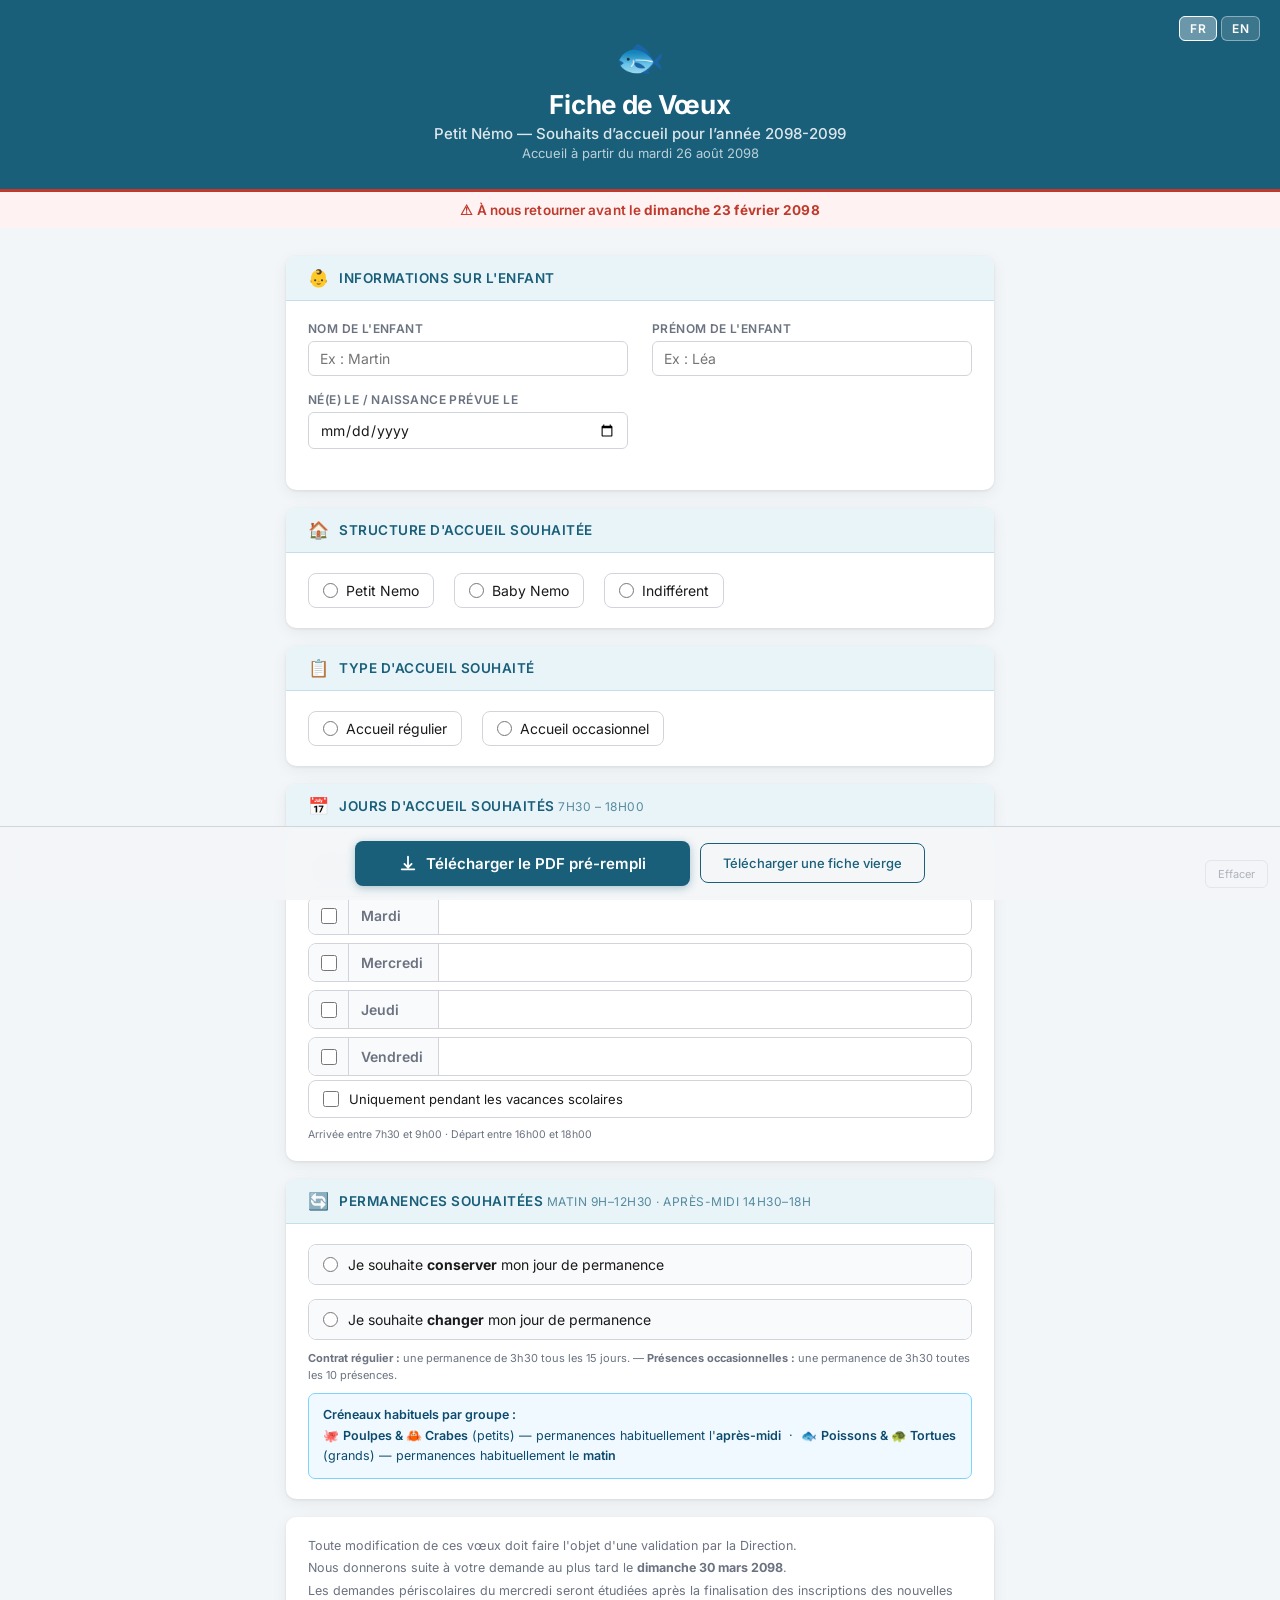
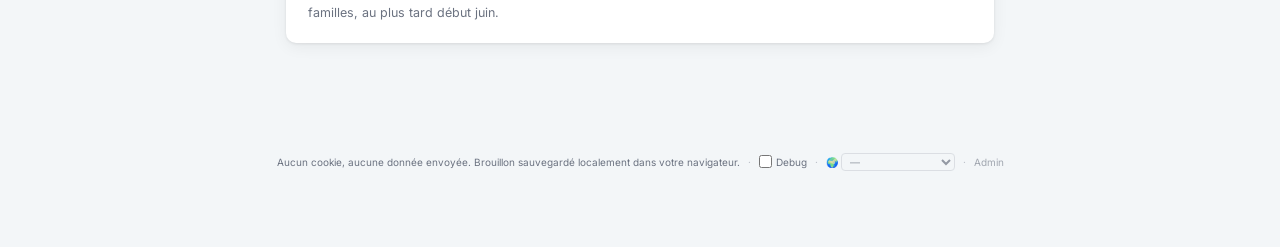
<file: index.html>
<!DOCTYPE html>
<html lang="fr">
<head>
<meta charset="UTF-8">
<meta name="viewport" content="width=device-width, initial-scale=1.0">
<title>Fiche de Vœux – Petit Némo 2026-2027</title>
<link rel="icon" href="data:image/svg+xml,<svg xmlns='http://www.w3.org/2000/svg' viewBox='0 0 100 100'><text y='.9em' font-size='90'>🐟</text></svg>">
<script src="vendor/jspdf.umd.min.js"></script>
<script src="vendor/pdf.min.js"></script>
<script src="vendor/qrious.min.js"></script>
<script src="nemo-codec.js"></script>
<link rel="stylesheet" href="index.css">
</head>
<body>

<!-- ── Banner ── -->
<header class="banner">
  <div class="lang-toggle" role="group" aria-label="Language">
    <button class="lang-btn active" id="btnFR" aria-pressed="true"  onclick="setLang('fr')">FR</button>
    <button class="lang-btn"        id="btnEN" aria-pressed="false" onclick="setLang('en')">EN</button>
  </div>
  <span class="fish" aria-hidden="true">🐟</span>
  <h1 data-i18n="title">Fiche de Vœux</h1>
  <h2 data-i18n="subtitle">Petit Némo &mdash; Souhaits d'accueil pour l'année 2026&ndash;2027</h2>
  <p data-i18n="since">Accueil à partir du 26 août 2026</p>
</header>
<div class="deadline-bar" role="note">
  <span aria-hidden="true">⚠&nbsp;</span><span data-i18n="deadline">À nous retourner avant le <strong>23 Février 2026</strong></span>
</div>

<div class="form-body">

  <div id="draftBanner" class="draft-banner" role="status" aria-live="polite" hidden>
    <span data-i18n="draft_restored">✓ Brouillon restauré</span>
    <button type="button" onclick="dismissDraftBanner()" data-i18n="draft_dismiss">OK</button>
    <button type="button" onclick="clearForm()" class="draft-clear" data-i18n="draft_clear">Effacer</button>
  </div>

  <!-- ── Enfant ── -->
  <div class="card">
    <div class="card-header">
      <span class="icon" aria-hidden="true">👶</span>
      <h3 data-i18n="card_child">Informations sur l'enfant</h3>
    </div>
    <div class="card-body">
      <div class="field-grid">
        <div class="field">
          <label for="childLastName" data-i18n="label_lastname">Nom de l'enfant</label>
          <input type="text" id="childLastName" data-i18n-ph="ph_lastname" placeholder="Ex : Martin">
        </div>
        <div class="field">
          <label for="childFirstName" data-i18n="label_firstname">Prénom de l'enfant</label>
          <input type="text" id="childFirstName" data-i18n-ph="ph_firstname" placeholder="Ex : Léa">
        </div>
        <div class="field">
          <label for="childDate" id="childDateLabel">Né(e) le / Naissance prévue le</label>
          <input type="date" id="childDate" aria-describedby="childDateHint">
          <span id="childDateHint" class="child-date-hint" aria-live="polite"></span>
        </div>
      </div>
    </div>
  </div>

  <!-- ── Structure ── -->
  <div class="card">
    <div class="card-header">
      <span class="icon" aria-hidden="true">🏠</span>
      <h3 data-i18n="card_structure">Structure d'accueil souhaitée</h3>
    </div>
    <div class="card-body">
      <div class="radio-group row" id="structureGroup">
        <label class="radio-pill"><input type="radio" name="structure" value="petit_nemo"> <span data-i18n="opt_petit_nemo">Petit Nemo</span></label>
        <label class="radio-pill"><input type="radio" name="structure" value="baby_nemo"> <span data-i18n="opt_baby_nemo">Baby Nemo</span></label>
        <label class="radio-pill"><input type="radio" name="structure" value="indifferent"> <span data-i18n="opt_indifferent">Indifférent</span></label>
      </div>
    </div>
  </div>

  <!-- ── Type ── -->
  <div class="card">
    <div class="card-header">
      <span class="icon" aria-hidden="true">📋</span>
      <h3 data-i18n="card_type">Type d'accueil souhaité</h3>
    </div>
    <div class="card-body">
      <div class="radio-group row" id="typeGroup">
        <label class="radio-pill"><input type="radio" name="typeAccueil" value="regulier"> <span data-i18n="opt_regulier">Accueil régulier</span></label>
        <label class="radio-pill"><input type="radio" name="typeAccueil" value="occasionnel"> <span data-i18n="opt_occasionnel">Accueil occasionnel</span></label>
      </div>
    </div>
  </div>

  <!-- ── Jours ── -->
  <div class="card">
    <div class="card-header">
      <span class="icon" aria-hidden="true">📅</span>
      <h3><span data-i18n="card_days">Jours d'accueil souhaités</span> <span class="card-sub-label" data-i18n="card_days_sub">(7h30 – 18h00)</span></h3>
    </div>
    <div class="card-body">
      <div class="days-grid" id="daysGrid"><!-- JS --></div>
      <label class="vac-label" id="vacLabel">
        <input type="checkbox" id="vacScolaires">
        <span data-i18n="vac">Uniquement pendant les vacances scolaires</span>
      </label>
      <div class="days-footnote" data-i18n="days_footnote">Arrivée entre 7h30 et 9h00 · Départ entre 16h00 et 18h00</div>
    </div>
  </div>

  <!-- ── Permanences ── -->
  <div class="card">
    <div class="card-header">
      <span class="icon" aria-hidden="true">🔄</span>
      <h3><span data-i18n="card_perm">Permanences souhaitées</span> <span class="card-sub-label" data-i18n="card_perm_sub">matin 9h–12h30 · après-midi 14h30–18h</span></h3>
    </div>
    <div class="card-body">
      <div class="perm-options">

        <!-- Keep -->
        <div class="perm-opt" id="permKeepOpt">
          <label class="perm-opt-header">
            <input type="radio" name="permanence" id="permKeep" value="keep" onclick="selectPerm('keep')">
            <span data-i18n="perm_keep_label">Je souhaite <strong>conserver</strong> mon jour de permanence</span>
          </label>
          <div class="perm-opt-body">
            <div class="perm-hint" data-i18n="perm_keep_hint">Sélectionner votre créneau actuel :</div>
            <div class="perm-change-grid" id="permKeepGrid"><!-- JS --></div>
          </div>
        </div>

        <!-- Change -->
        <div class="perm-opt" id="permChangeOpt">
          <label class="perm-opt-header">
            <input type="radio" name="permanence" id="permChange" value="change" onclick="selectPerm('change')">
            <span data-i18n="perm_change_label">Je souhaite <strong>changer</strong> mon jour de permanence</span>
          </label>
          <div class="perm-opt-body">
            <div class="perm-hint" data-i18n="perm_change_hint">Préciser par ordre de préférence (1 = préféré, 10 = moins souhaité) :</div>
            <div class="perm-change-grid" id="permChangeGrid"><!-- JS --></div>
          </div>
        </div>

      </div>

      <div class="perm-notes">
        <strong data-i18n="note_reg">Contrat régulier :</strong> <span data-i18n="note_reg_val">une permanence de 3h30 tous les 15 jours.</span>
        &mdash;
        <strong data-i18n="note_occ">Présences occasionnelles :</strong> <span data-i18n="note_occ_val">une permanence de 3h30 toutes les 10 présences.</span>
      </div>

      <div class="note note-groups" style="margin-top:10px; background:#f0f9ff; border-color:#7dd3fc; color:#0c4a6e;">
        <strong data-i18n="note_groups_title">Créneaux habituels par groupe :</strong><br>
        <span data-i18n="note_groups_body">🐙 <strong>Poulpes &amp; 🦀 Crabes</strong> (petits) — permanences habituellement l'<strong>après-midi</strong> &nbsp;·&nbsp; 🐟 <strong>Poissons &amp; 🐢 Tortues</strong> (grands) — permanences habituellement le <strong>matin</strong></span>
      </div>
    </div>
  </div>

  <!-- ── Footer notes ── -->
  <div class="footer-card">
    <span data-i18n="footer1">Toute modification de ces vœux doit faire l'objet d'une validation par la Direction.</span><br>
    <span data-i18n="footer2">Nous donnerons suite à votre demande au plus tard le <strong>Lundi 30 Mars 2026</strong>.</span><br>
    <span data-i18n="footer3">Les demandes périscolaires du mercredi seront étudiées après la finalisation des inscriptions des nouvelles familles, au plus tard début juin.</span>
  </div>

  <!-- ── QR Preview (debug only) ── -->
  <div class="card qr-card" id="qrCard" hidden>
    <div class="card-header">
      <span class="icon" aria-hidden="true">📱</span>
      <h3>QR Code</h3>
    </div>
    <div class="card-body qr-card-body">
      <canvas id="qrPreview" class="qr-canvas" width="120" height="120" role="img" aria-label="QR code"></canvas>
      <div class="qr-side">
        <div class="qr-desc">QR code et code texte inclus dans le PDF.</div>
        <div class="qr-code-label">CODE D'IMPORT</div>
        <div id="importCode" class="qr-code-box" aria-label="Code d'import actuel"></div>
        <div class="qr-import-row">
          <label for="codeInput" class="visually-hidden">Coller un code N1</label>
          <input type="text" id="codeInput" class="qr-code-input" placeholder="Coller un code N1... ici">
          <button type="button" onclick="importFromCode()" class="qr-import-btn">Importer</button>
        </div>
      </div>
    </div>
  </div>

</div><!-- /form-body -->

<!-- ── Sticky download bar ── -->
<div class="sticky-bar">
  <button class="btn-download" onclick="generatePDF()">
    <svg viewBox="0 0 20 20"><path d="M10 2a1 1 0 011 1v9.586l2.293-2.293a1 1 0 111.414 1.414l-4 4a1 1 0 01-1.414 0l-4-4a1 1 0 111.414-1.414L9 12.586V3a1 1 0 011-1zM3 16a1 1 0 100 2h14a1 1 0 100-2H3z"/></svg>
    <span class="btn-download-label">Télécharger le PDF pré-rempli</span>
  </button>
  <button class="btn-download-blank" onclick="generatePDF({ blank: true })">
    <span class="btn-download-blank-label">Télécharger une fiche vierge</span>
  </button>
</div>

<div class="page-footer">
  <span data-i18n="no_cookie">Aucun cookie, aucune donnée envoyée. Brouillon sauvegardé localement dans votre navigateur.</span>
  <span class="footer-sep">·</span>
  <label class="footer-debug">
    <input type="checkbox" id="debugToggle" onchange="toggleDebug()">
    <span data-i18n="debug">Debug</span>
  </label>
  <span class="footer-sep">·</span>
  <label class="footer-lang-wrap">
    <span aria-hidden="true">🌍</span>
    <span class="visually-hidden" data-i18n="more_lang">Plus de langues</span>
    <select class="footer-lang" onchange="pickFooterLang(this)" aria-label="Plus de langues">
      <option value="">—</option>
      <option value="es">🇪🇸 Español</option>
      <option value="de">🇩🇪 Deutsch</option>
      <option value="it">🇮🇹 Italiano</option>
      <option value="pr">🏴‍☠️ Pirate français</option>
    </select>
  </label>
  <span class="footer-sep">·</span>
  <a href="admin.html" class="footer-admin">Admin</a>
</div>

<button type="button" class="btn-clear-fixed" onclick="clearForm()" data-i18n="draft_clear">Effacer</button>

<!-- ── Drop overlay ── -->
<div id="dropOverlay" class="drop-overlay" aria-hidden="true">
  <div class="drop-overlay-content">
    <svg viewBox="0 0 24 24" width="48" height="48" fill="none" stroke="currentColor" stroke-width="1.5" aria-hidden="true"><path d="M12 16V4m0 0L8 8m4-4l4 4M4 17v2a1 1 0 001 1h14a1 1 0 001-1v-2"/></svg>
    <span data-i18n="drop_hint">Glisser un PDF pour pré-remplir le formulaire</span>
  </div>
</div>

<script src="index.js"></script>
</body>
</html>
</file>
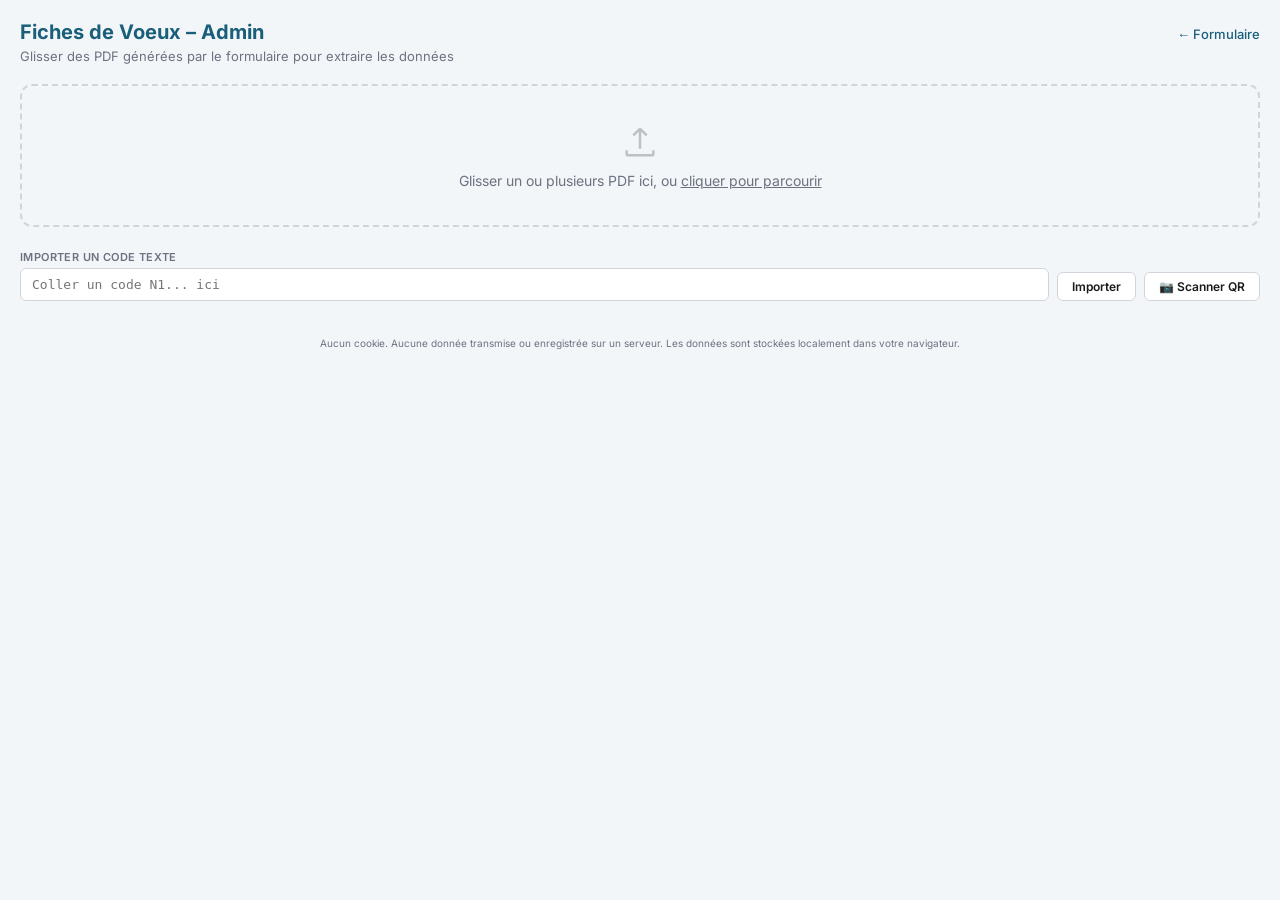
<file: admin.html>
<!DOCTYPE html>
<html lang="fr">
<head>
<meta charset="UTF-8">
<meta name="viewport" content="width=device-width, initial-scale=1.0">
<title>Admin – Fiches de Voeux</title>
<link rel="icon" href="data:image/svg+xml,<svg xmlns='http://www.w3.org/2000/svg' viewBox='0 0 100 100'><text y='.9em' font-size='90'>🐟</text></svg>">
<script src="vendor/pdf.min.js"></script>
<script src="vendor/qr-scanner.umd.min.js"></script>
<script src="nemo-codec.js"></script>
<style>
@font-face { font-family: 'Inter'; font-style: normal; font-weight: 400; font-display: swap; src: url('vendor/fonts/inter-400.woff2') format('woff2'); }
@font-face { font-family: 'Inter'; font-style: normal; font-weight: 500; font-display: swap; src: url('vendor/fonts/inter-500.woff2') format('woff2'); }
@font-face { font-family: 'Inter'; font-style: normal; font-weight: 600; font-display: swap; src: url('vendor/fonts/inter-600.woff2') format('woff2'); }
@font-face { font-family: 'Inter'; font-style: normal; font-weight: 700; font-display: swap; src: url('vendor/fonts/inter-700.woff2') format('woff2'); }
:root {
  --blue: #1a5f7a;
  --blue-lt: #e8f4f8;
  --blue-md: #c3dfe9;
  --muted: #6b7280;
  --border: #d1d5db;
  --bg: #f3f6f8;
  --white: #fff;
  --text: #1a1a1a;
}
*, *::before, *::after { box-sizing: border-box; margin: 0; padding: 0; }
body { font-family: 'Inter', Arial, sans-serif; font-size: 14px; background: var(--bg); color: var(--text); min-height: 100vh; padding: 20px; }

h1 { font-size: 20px; color: var(--blue); margin-bottom: 4px; }
.subtitle { font-size: 13px; color: var(--muted); margin-bottom: 20px; }

.drop-zone {
  border: 2.5px dashed var(--border);
  border-radius: 12px;
  padding: 36px 20px;
  text-align: center;
  color: var(--muted);
  font-size: 14px;
  transition: border-color .15s, background .15s;
  cursor: pointer;
  margin-bottom: 20px;
}
.drop-zone.over { border-color: var(--blue); background: var(--blue-lt); }
.drop-zone svg { display: block; margin: 0 auto 10px; opacity: .4; }
.drop-zone input { display: none; }

.toolbar {
  display: flex;
  gap: 8px;
  margin-bottom: 12px;
  flex-wrap: wrap;
  align-items: center;
}
.toolbar .count { font-size: 13px; color: var(--muted); margin-right: auto; }
.btn {
  background: var(--white);
  border: 1.5px solid var(--border);
  border-radius: 6px;
  padding: 6px 14px;
  font-size: 12px;
  font-weight: 600;
  font-family: inherit;
  cursor: pointer;
  color: var(--text);
  transition: border-color .12s, background .12s;
}
.btn:hover { border-color: var(--blue); background: var(--blue-lt); }
.btn-danger { color: #c0392b; border-color: #fca5a5; }
.btn-danger:hover { background: #fef2f2; }

.table-wrap {
  overflow-x: auto;
  background: var(--white);
  border-radius: 10px;
  box-shadow: 0 1px 3px rgba(0,0,0,.08), 0 4px 16px rgba(0,0,0,.06);
}
table {
  width: 100%;
  border-collapse: collapse;
  font-size: 12.5px;
  white-space: nowrap;
}
thead { background: var(--blue-lt); }
th {
  padding: 9px 12px;
  text-align: left;
  font-size: 11px;
  font-weight: 600;
  color: var(--blue);
  text-transform: uppercase;
  letter-spacing: .4px;
  border-bottom: 1.5px solid var(--blue-md);
  position: sticky;
  top: 0;
  background: var(--blue-lt);
}
td {
  padding: 7px 12px;
  border-bottom: 1px solid #f0f0f0;
  color: var(--text);
}
tr:hover td { background: #f9fafb; }
td.empty { color: var(--muted); font-style: italic; }

.toast {
  position: fixed;
  bottom: 20px;
  right: 20px;
  background: var(--blue);
  color: var(--white);
  padding: 10px 18px;
  border-radius: 8px;
  font-size: 13px;
  font-weight: 500;
  opacity: 0;
  transition: opacity .2s;
  pointer-events: none;
  z-index: 100;
}
.toast.show { opacity: 1; }
</style>
</head>
<body>

<div style="display:flex;justify-content:space-between;align-items:baseline;">
  <h1>Fiches de Voeux – Admin</h1>
  <a href="index.html" style="font-size:13px;color:var(--blue);text-decoration:none;font-weight:500;">&larr; Formulaire</a>
</div>
<p class="subtitle">Glisser des PDF générées par le formulaire pour extraire les données</p>

<div class="drop-zone" id="dropZone">
  <svg viewBox="0 0 24 24" width="40" height="40" fill="none" stroke="currentColor" stroke-width="1.5"><path d="M12 16V4m0 0L8 8m4-4l4 4M4 17v2a1 1 0 001 1h14a1 1 0 001-1v-2"/></svg>
  Glisser un ou plusieurs PDF ici, ou <u>cliquer pour parcourir</u>
  <input type="file" id="fileInput" multiple accept=".pdf">
</div>

<div style="display:flex;gap:8px;align-items:flex-end;margin-bottom:20px;">
  <div style="flex:1;">
    <label style="font-size:11px;font-weight:600;color:var(--muted);text-transform:uppercase;letter-spacing:.4px;">Importer un code texte</label>
    <input type="text" id="codeInput" placeholder="Coller un code N1... ici" style="width:100%;border:1.5px solid var(--border);border-radius:6px;padding:8px 11px;font-size:13px;font-family:monospace;margin-top:4px;outline:none;">
  </div>
  <button class="btn" onclick="importCode()" style="margin-bottom:0;">Importer</button>
  <button class="btn" onclick="openScanner()" style="margin-bottom:0;">📷 Scanner QR</button>
</div>

<!-- QR Scanner modal -->
<div id="scannerModal" style="display:none;position:fixed;inset:0;z-index:200;background:rgba(0,0,0,.6);align-items:center;justify-content:center;">
  <div style="background:var(--white);border-radius:12px;padding:20px;max-width:400px;width:90%;box-shadow:0 8px 30px rgba(0,0,0,.2);">
    <div style="display:flex;justify-content:space-between;align-items:center;margin-bottom:12px;">
      <span style="font-weight:600;color:var(--blue);">Scanner un QR code</span>
      <button onclick="closeScanner()" style="background:none;border:none;font-size:20px;cursor:pointer;color:var(--muted);line-height:1;">&times;</button>
    </div>
    <video id="scannerVideo" style="width:100%;border-radius:8px;background:#000;"></video>
    <div id="scannerStatus" style="font-size:12px;color:var(--muted);margin-top:8px;text-align:center;">Positionnez le QR code devant la camera...</div>
  </div>
</div>

<div class="toolbar" id="toolbar" style="display:none;">
  <span class="count" id="countLabel"></span>
  <button class="btn" onclick="copyTSV()">Copier (Excel)</button>
  <button class="btn" onclick="copyCSV()">Copier (CSV)</button>
  <button class="btn btn-danger" onclick="clearAll()">Effacer</button>
</div>

<div class="table-wrap" id="tableWrap" style="display:none;">
  <table>
    <thead id="thead"></thead>
    <tbody id="tbody"></tbody>
  </table>
</div>

<div style="text-align:center;padding:16px;font-size:10px;color:var(--muted);">Aucun cookie. Aucune donnée transmise ou enregistrée sur un serveur. Les données sont stockées localement dans votre navigateur.</div>

<div class="toast" id="toast"></div>

<script>
pdfjsLib.GlobalWorkerOptions.workerSrc = 'vendor/pdf.worker.min.js';

const rows = [];

const COLUMNS = [
  { key: 'fileName',        label: 'Fichier' },
  { key: 'child.lastName',  label: 'Nom' },
  { key: 'child.firstName', label: 'Prénom' },
  { key: 'child.date',      label: 'Date' },
  { key: 'child.dateType',  label: 'Type date' },
  { key: 'structure',       label: 'Structure' },
  { key: 'typeAccueil',     label: 'Type accueil' },
  { key: 'lundi',           label: 'Lundi' },
  { key: 'mardi',           label: 'Mardi' },
  { key: 'mercredi',        label: 'Mercredi' },
  { key: 'jeudi',           label: 'Jeudi' },
  { key: 'vendredi',        label: 'Vendredi' },
  { key: 'vacScolaires',    label: 'Vac. scolaires' },
  { key: 'perm.choice',     label: 'Permanence' },
  { key: 'perm.detail',     label: 'Détail permanence' },
];

function flattenData(data, fileName, code) {
  const flat = { fileName: fileName, _code: code || '' };

  flat['child.lastName']  = data.child?.lastName || '';
  flat['child.firstName'] = data.child?.firstName || '';
  flat['child.date']      = data.child?.date || '';
  flat['child.dateType']  = data.child?.dateType || '';
  flat['structure']       = data.structure || '';
  flat['typeAccueil']     = data.typeAccueil || '';

  const dayNames = ['lundi', 'mardi', 'mercredi', 'jeudi', 'vendredi'];
  if (data.days) {
    data.days.forEach(function(d, i) {
      flat[dayNames[i]] = d.selected ? (d.start || '') + ' - ' + (d.end || '') : '';
    });
  } else {
    dayNames.forEach(function(d) { flat[d] = ''; });
  }

  flat['vacScolaires'] = data.vacScolaires ? 'Oui' : 'Non';

  flat['perm.choice'] = data.permanence?.choice || '';
  if (data.permanence?.choice === 'keep' && data.permanence?.keep) {
    flat['perm.detail'] = data.permanence.keep.replace('_', ' ');
  } else if (data.permanence?.choice === 'change' && data.permanence?.changeRanks) {
    var sorted = Object.entries(data.permanence.changeRanks)
      .sort(function(a, b) { return a[1] - b[1]; })
      .map(function(e) { return e[1] + ':' + e[0].replace('_', ' '); })
      .join(', ');
    flat['perm.detail'] = sorted;
  } else {
    flat['perm.detail'] = '';
  }

  return flat;
}

function renderTable() {
  var toolbar = document.getElementById('toolbar');
  var tableWrap = document.getElementById('tableWrap');
  var thead = document.getElementById('thead');
  var tbody = document.getElementById('tbody');
  var countLabel = document.getElementById('countLabel');

  saveRows();

  if (rows.length === 0) {
    toolbar.style.display = 'none';
    tableWrap.style.display = 'none';
    return;
  }

  toolbar.style.display = 'flex';
  tableWrap.style.display = 'block';
  countLabel.textContent = rows.length + ' fiche' + (rows.length > 1 ? 's' : '');

  // Build header safely
  thead.textContent = '';
  var headRow = document.createElement('tr');
  var thEdit = document.createElement('th');
  thEdit.textContent = '';
  thEdit.style.width = '1%';
  headRow.appendChild(thEdit);
  COLUMNS.forEach(function(c) {
    var th = document.createElement('th');
    th.textContent = c.label;
    headRow.appendChild(th);
  });
  thead.appendChild(headRow);

  // Build body safely
  tbody.textContent = '';
  rows.forEach(function(row) {
    var tr = document.createElement('tr');
    // Edit link
    var tdEdit = document.createElement('td');
    if (row._code) {
      var a = document.createElement('a');
      a.href = 'index.html?code=' + encodeURIComponent(row._code);
      a.textContent = '\u270e';
      a.title = 'Ouvrir dans le formulaire';
      a.style.cssText = 'text-decoration:none;font-size:15px;';
      tdEdit.appendChild(a);
    }
    tr.appendChild(tdEdit);
    COLUMNS.forEach(function(c) {
      var td = document.createElement('td');
      var v = row[c.key] || '';
      if (v) {
        td.textContent = v;
      } else {
        td.textContent = '\u2014';
        td.className = 'empty';
      }
      tr.appendChild(td);
    });
    tbody.appendChild(tr);
  });
}

async function processFile(file) {
  try {
    var buf = await file.arrayBuffer();
    var pdf = await pdfjsLib.getDocument({ data: buf }).promise;
    var meta = await pdf.getMetadata();
    var subject = meta.info && meta.info.Subject;
    if (!subject) {
      showToast(file.name + ' : pas de données');
      return;
    }
    var data = JSON.parse(subject);
    rows.push(flattenData(data, file.name, encodeFromExpanded(data)));
  } catch (err) {
    console.error('Error processing', file.name, err);
    showToast(file.name + ' : erreur de lecture');
  }
}

async function processFiles(files) {
  var pdfs = Array.from(files).filter(function(f) { return f.type === 'application/pdf' || f.name.endsWith('.pdf'); });
  if (pdfs.length === 0) return;
  await Promise.all(pdfs.map(processFile));
  renderTable();
  showToast(pdfs.length + ' PDF traité' + (pdfs.length > 1 ? 's' : ''));
}

// Drag & drop on zone
var dropZone = document.getElementById('dropZone');
dropZone.addEventListener('dragover', function(e) { e.preventDefault(); dropZone.classList.add('over'); });
dropZone.addEventListener('dragleave', function() { dropZone.classList.remove('over'); });
dropZone.addEventListener('drop', function(e) {
  e.preventDefault();
  dropZone.classList.remove('over');
  processFiles(e.dataTransfer.files);
});
dropZone.addEventListener('click', function() { document.getElementById('fileInput').click(); });
document.getElementById('fileInput').addEventListener('change', function(e) {
  processFiles(e.target.files);
  e.target.value = '';
});

// Full-page drag support
var pageDragCounter = 0;
document.addEventListener('dragenter', function(e) { e.preventDefault(); pageDragCounter++; dropZone.classList.add('over'); });
document.addEventListener('dragleave', function(e) { e.preventDefault(); pageDragCounter--; if (pageDragCounter <= 0) { pageDragCounter = 0; dropZone.classList.remove('over'); } });
document.addEventListener('dragover', function(e) { e.preventDefault(); });
document.addEventListener('drop', function(e) {
  if (e.target.closest('.drop-zone')) return;
  e.preventDefault();
  pageDragCounter = 0;
  dropZone.classList.remove('over');
  processFiles(e.dataTransfer.files);
});

// Copy helpers
function toDelimited(delim) {
  var header = COLUMNS.map(function(c) { return c.label; }).join(delim);
  var body = rows.map(function(row) {
    return COLUMNS.map(function(c) {
      var v = row[c.key] || '';
      if (v.indexOf(delim) >= 0 || v.indexOf('"') >= 0 || v.indexOf('\n') >= 0) {
        v = '"' + v.replace(/"/g, '""') + '"';
      }
      return v;
    }).join(delim);
  }).join('\n');
  return header + '\n' + body;
}

function copyTSV() {
  navigator.clipboard.writeText(toDelimited('\t')).then(function() { showToast('Copié (TSV) dans le presse-papiers'); });
}

function copyCSV() {
  navigator.clipboard.writeText(toDelimited(',')).then(function() { showToast('Copié (CSV) dans le presse-papiers'); });
}

function saveRows() {
  try { localStorage.setItem('nemo_admin_rows', JSON.stringify(rows)); } catch (e) {}
}

function loadRows() {
  try {
    var saved = localStorage.getItem('nemo_admin_rows');
    if (saved) {
      var parsed = JSON.parse(saved);
      if (Array.isArray(parsed)) { parsed.forEach(function(r) { rows.push(r); }); }
    }
  } catch (e) {}
}

function clearAll() {
  rows.length = 0;
  saveRows();
  renderTable();
}

// Codec functions (SLOT_ORDER, decodeQRBinary, encodeQRBinary, expandCompactToObj,
// encodeFromExpanded, minsToTime, timeToMins) are loaded from nemo-codec.js

function decodeToExpanded(code) {
  var compact = decodeQRBinary(code);
  return compact ? expandCompactToObj(compact) : null;
}

function importCode() {
  var input = document.getElementById('codeInput');
  var code = input.value.trim();
  if (!code) return;
  try {
    var data = decodeToExpanded(code);
    if (!data) { showToast('Code invalide'); return; }
    rows.push(flattenData(data, 'code-import', code));
    renderTable();
    input.value = '';
    showToast('Code importé');
  } catch (err) {
    console.error('Code import error:', err);
    showToast('Erreur de décodage');
  }
}

// QR Scanner
var qrScanner = null;

function openScanner() {
  var modal = document.getElementById('scannerModal');
  modal.style.display = 'flex';
  var video = document.getElementById('scannerVideo');
  var status = document.getElementById('scannerStatus');
  status.textContent = 'Positionnez le QR code devant la camera...';

  qrScanner = new QrScanner(
    video,
    function(result) {
      var code = result.data;
      if (!code || !code.startsWith('N1')) return;
      closeScanner();
      try {
        var data = decodeToExpanded(code);
        if (!data) { showToast('QR invalide'); return; }
        rows.push(flattenData(data, 'qr-scan', code));
        renderTable();
        showToast('QR code importé');
      } catch (err) {
        console.error('QR scan decode error:', err);
        showToast('Erreur de décodage');
      }
    },
    { returnDetailedScanResult: true, highlightScanRegion: true }
  );

  qrScanner.start().catch(function(err) {
    status.textContent = 'Erreur caméra : ' + err.message;
  });
}

function closeScanner() {
  if (qrScanner) { qrScanner.stop(); qrScanner.destroy(); qrScanner = null; }
  document.getElementById('scannerModal').style.display = 'none';
}

function showToast(msg) {
  var t = document.getElementById('toast');
  t.textContent = msg;
  t.classList.add('show');
  setTimeout(function() { t.classList.remove('show'); }, 2000);
}

// Restore persisted rows on load
loadRows();
renderTable();
</script>
</body>
</html>
</file>
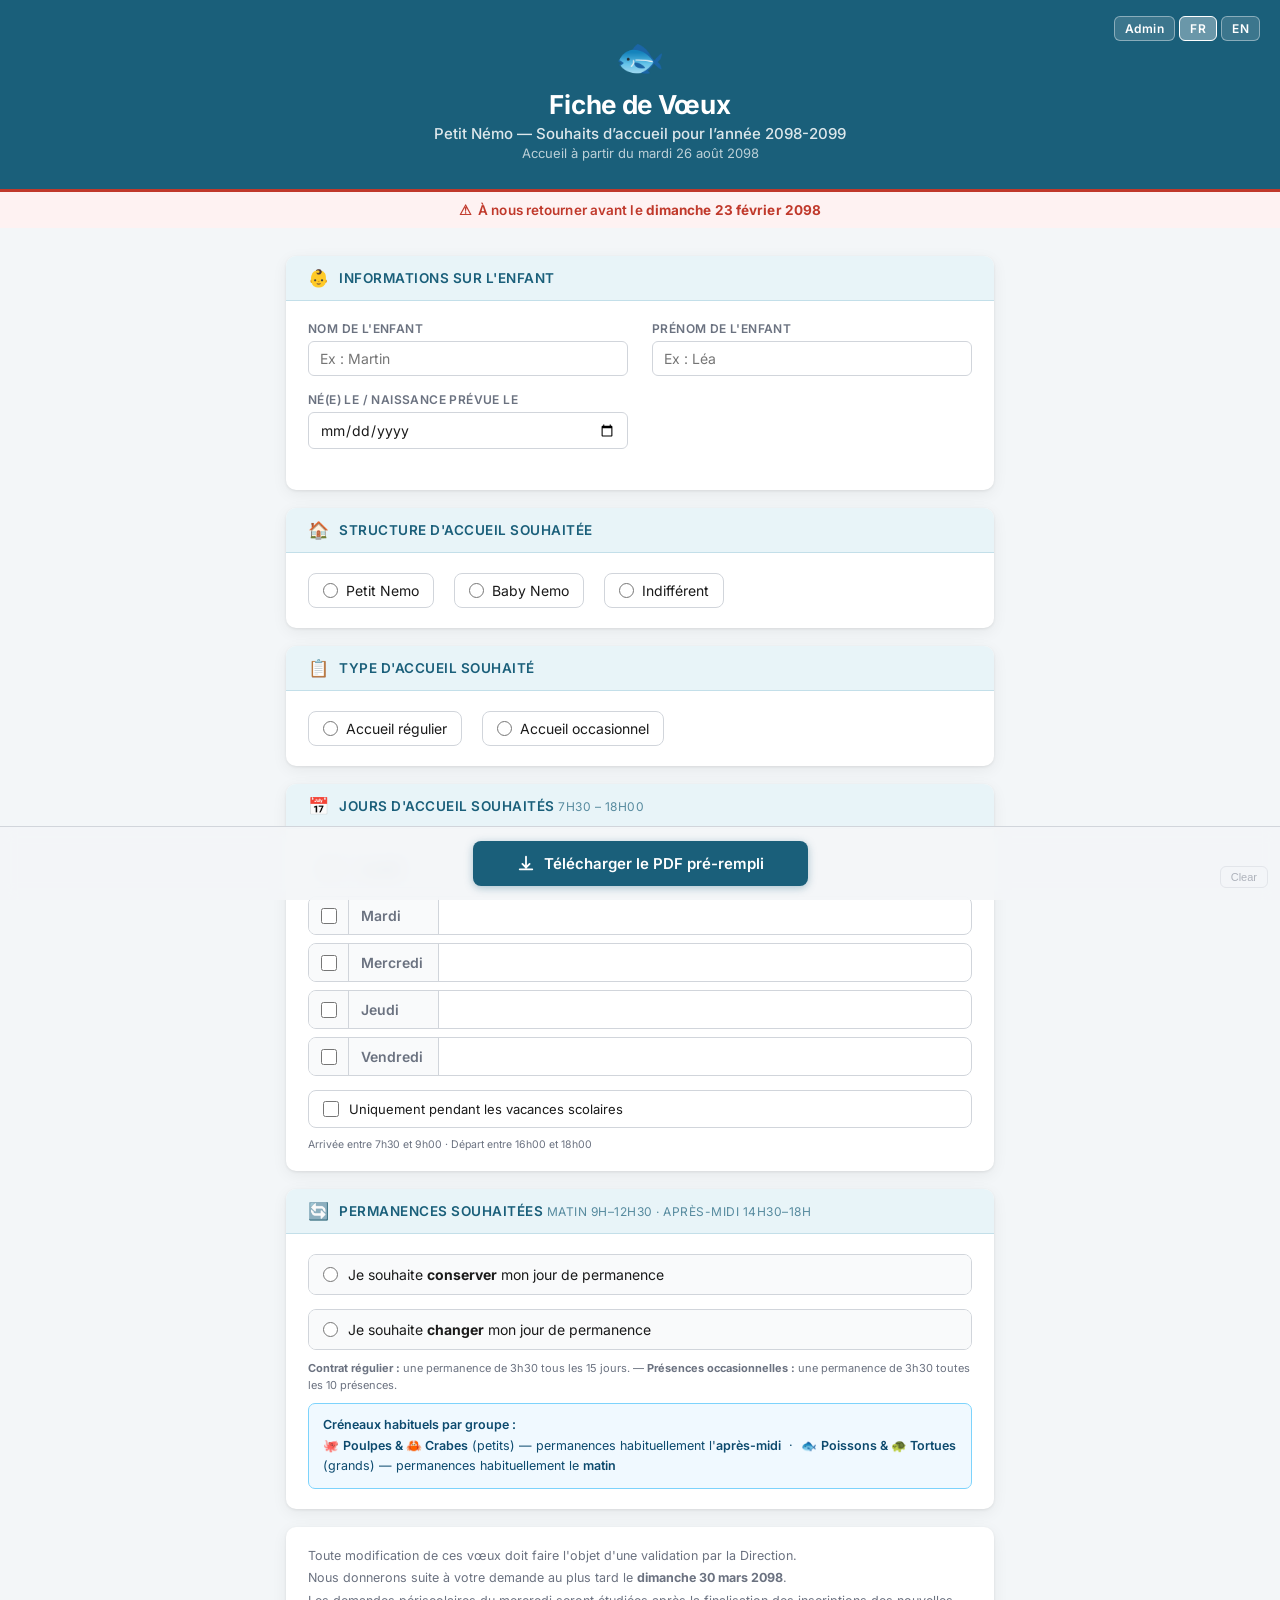
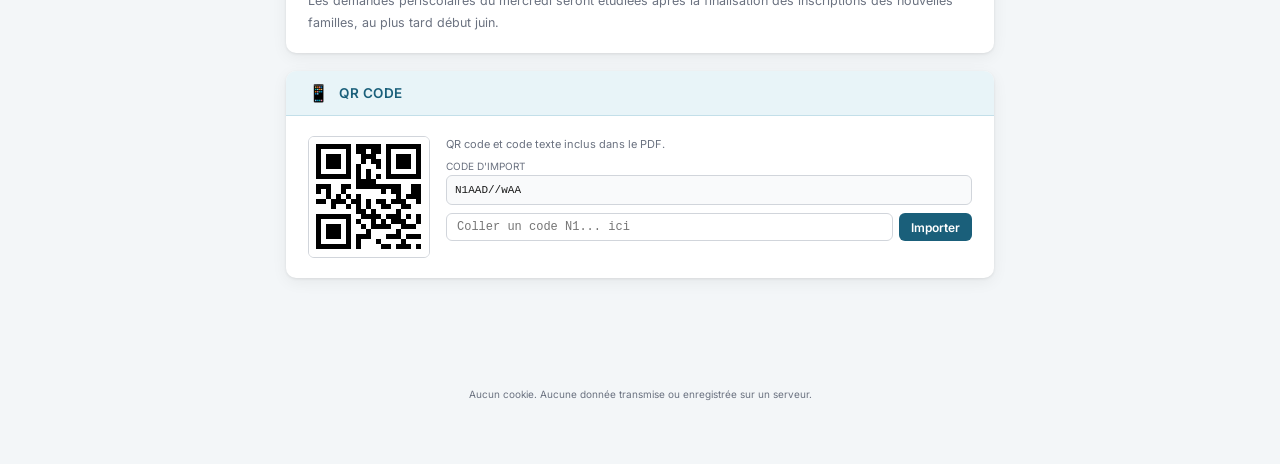
<file: fiche-voeux.html>
<!DOCTYPE html>
<html lang="fr">
<head>
<meta charset="UTF-8">
<meta name="viewport" content="width=device-width, initial-scale=1.0">
<title>Fiche de Vœux – Petit Némo 2026-2027</title>
<link rel="icon" href="data:image/svg+xml,<svg xmlns='http://www.w3.org/2000/svg' viewBox='0 0 100 100'><text y='.9em' font-size='90'>🐟</text></svg>">
<script src="vendor/jspdf.umd.min.js"></script>
<script src="vendor/pdf.min.js"></script>
<script src="vendor/qrious.min.js"></script>
<script src="nemo-codec.js"></script>
<link rel="stylesheet" href="fiche-voeux.css">
</head>
<body>

<!-- ── Banner ── -->
<div class="banner">
  <div class="lang-toggle">
    <a href="admin.html" class="lang-btn" style="text-decoration:none;">Admin</a>
    <button class="lang-btn active" id="btnFR" onclick="setLang('fr')">FR</button>
    <button class="lang-btn"        id="btnEN" onclick="setLang('en')">EN</button>
  </div>
  <span class="fish">🐟</span>
  <h1 data-i18n="title">Fiche de Vœux</h1>
  <h2 data-i18n="subtitle">Petit Némo &mdash; Souhaits d'accueil pour l'année 2026&ndash;2027</h2>
  <p data-i18n="since">Accueil à partir du 26 août 2026</p>
</div>
<div class="deadline-bar">
  ⚠&nbsp; <span data-i18n="deadline">À nous retourner avant le <strong>23 Février 2026</strong></span>
</div>

<div class="form-body">

  <!-- ── Enfant ── -->
  <div class="card">
    <div class="card-header">
      <span class="icon">👶</span>
      <h3 data-i18n="card_child">Informations sur l'enfant</h3>
    </div>
    <div class="card-body">
      <div class="field-grid">
        <div class="field">
          <label for="childLastName" data-i18n="label_lastname">Nom de l'enfant</label>
          <input type="text" id="childLastName" data-i18n-ph="ph_lastname" placeholder="Ex : Martin">
        </div>
        <div class="field">
          <label for="childFirstName" data-i18n="label_firstname">Prénom de l'enfant</label>
          <input type="text" id="childFirstName" data-i18n-ph="ph_firstname" placeholder="Ex : Léa">
        </div>
        <div class="field">
          <label for="childDate" id="childDateLabel">Né(e) le / Naissance prévue le</label>
          <input type="date" id="childDate">
          <span id="childDateHint" style="font-size:11px;color:var(--muted);min-height:16px;"></span>
        </div>
      </div>
    </div>
  </div>

  <!-- ── Structure ── -->
  <div class="card">
    <div class="card-header">
      <span class="icon">🏠</span>
      <h3 data-i18n="card_structure">Structure d'accueil souhaitée</h3>
    </div>
    <div class="card-body">
      <div class="radio-group row" id="structureGroup">
        <label class="radio-pill"><input type="radio" name="structure" value="petit_nemo"> <span data-i18n="opt_petit_nemo">Petit Nemo</span></label>
        <label class="radio-pill"><input type="radio" name="structure" value="baby_nemo"> <span data-i18n="opt_baby_nemo">Baby Nemo</span></label>
        <label class="radio-pill"><input type="radio" name="structure" value="indifferent"> <span data-i18n="opt_indifferent">Indifférent</span></label>
      </div>
    </div>
  </div>

  <!-- ── Type ── -->
  <div class="card">
    <div class="card-header">
      <span class="icon">📋</span>
      <h3 data-i18n="card_type">Type d'accueil souhaité</h3>
    </div>
    <div class="card-body">
      <div class="radio-group row" id="typeGroup">
        <label class="radio-pill"><input type="radio" name="typeAccueil" value="regulier"> <span data-i18n="opt_regulier">Accueil régulier</span></label>
        <label class="radio-pill"><input type="radio" name="typeAccueil" value="occasionnel"> <span data-i18n="opt_occasionnel">Accueil occasionnel</span></label>
      </div>
    </div>
  </div>

  <!-- ── Jours ── -->
  <div class="card">
    <div class="card-header">
      <span class="icon">📅</span>
      <h3><span data-i18n="card_days">Jours d'accueil souhaités</span> <span style="font-weight:400;opacity:.7;font-size:12px;" data-i18n="card_days_sub">(7h30 – 18h00)</span></h3>
    </div>
    <div class="card-body">
      <div class="days-grid" id="daysGrid"><!-- JS --></div>
      <label class="vac-label" id="vacLabel" style="margin-top:14px;">
        <input type="checkbox" id="vacScolaires">
        <span data-i18n="vac">Uniquement pendant les vacances scolaires</span>
      </label>
      <div style="font-size:10.5px;color:var(--muted);margin-top:10px;" data-i18n="days_footnote">Arrivée entre 7h30 et 9h00 · Départ entre 16h00 et 18h00</div>
    </div>
  </div>

  <!-- ── Permanences ── -->
  <div class="card">
    <div class="card-header">
      <span class="icon">🔄</span>
      <h3><span data-i18n="card_perm">Permanences souhaitées</span> <span style="font-weight:400;opacity:.7;font-size:12px;" data-i18n="card_perm_sub">matin 9h–12h30 · après-midi 14h30–18h</span></h3>
    </div>
    <div class="card-body">
      <div class="perm-options">

        <!-- Keep -->
        <div class="perm-opt" id="permKeepOpt">
          <div class="perm-opt-header" onclick="selectPerm('keep')">
            <input type="radio" name="permanence" id="permKeep" value="keep" onclick="selectPerm('keep')">
            <span data-i18n="perm_keep_label">Je souhaite <strong>conserver</strong> mon jour de permanence</span>
          </div>
          <div class="perm-opt-body">
            <div style="font-size:12.5px;color:var(--muted);margin-bottom:10px;" data-i18n="perm_keep_hint">Sélectionner votre créneau actuel :</div>
            <div class="perm-change-grid" id="permKeepGrid"><!-- JS --></div>
          </div>
        </div>

        <!-- Change -->
        <div class="perm-opt" id="permChangeOpt">
          <div class="perm-opt-header" onclick="selectPerm('change')">
            <input type="radio" name="permanence" id="permChange" value="change" onclick="selectPerm('change')">
            <span data-i18n="perm_change_label">Je souhaite <strong>changer</strong> mon jour de permanence</span>
          </div>
          <div class="perm-opt-body">
            <div style="font-size:12.5px;color:var(--muted);margin-bottom:10px;" data-i18n="perm_change_hint">Préciser par ordre de préférence (1 = préféré, 10 = moins souhaité) :</div>
            <div class="perm-change-grid" id="permChangeGrid"><!-- JS --></div>
          </div>
        </div>

      </div>

      <div style="font-size:11px;color:var(--muted);line-height:1.5;margin-top:10px;">
        <strong data-i18n="note_reg">Contrat régulier :</strong> <span data-i18n="note_reg_val">une permanence de 3h30 tous les 15 jours.</span>
        &mdash;
        <strong data-i18n="note_occ">Présences occasionnelles :</strong> <span data-i18n="note_occ_val">une permanence de 3h30 toutes les 10 présences.</span>
      </div>

      <div class="note note-groups" style="margin-top:10px; background:#f0f9ff; border-color:#7dd3fc; color:#0c4a6e;">
        <strong data-i18n="note_groups_title">Créneaux habituels par groupe :</strong><br>
        <span data-i18n="note_groups_body">🐙 <strong>Poulpes &amp; 🦀 Crabes</strong> (petits) — permanences habituellement l'<strong>après-midi</strong> &nbsp;·&nbsp; 🐟 <strong>Poissons &amp; 🐢 Tortues</strong> (grands) — permanences habituellement le <strong>matin</strong></span>
      </div>
    </div>
  </div>

  <!-- ── Footer notes ── -->
  <div class="footer-card">
    <span data-i18n="footer1">Toute modification de ces vœux doit faire l'objet d'une validation par la Direction.</span><br>
    <span data-i18n="footer2">Nous donnerons suite à votre demande au plus tard le <strong>Lundi 30 Mars 2026</strong>.</span><br>
    <span data-i18n="footer3">Les demandes périscolaires du mercredi seront étudiées après la finalisation des inscriptions des nouvelles familles, au plus tard début juin.</span>
  </div>

  <!-- ── QR Preview ── -->
  <div class="card" id="qrCard">
    <div class="card-header">
      <span class="icon">📱</span>
      <h3>QR Code</h3>
    </div>
    <div class="card-body" style="display:flex;align-items:flex-start;gap:16px;flex-wrap:wrap;">
      <canvas id="qrPreview" width="120" height="120" style="border:1px solid var(--border);border-radius:6px;flex-shrink:0;"></canvas>
      <div style="flex:1;min-width:200px;">
        <div style="font-size:11px;color:var(--muted);line-height:1.5;margin-bottom:8px;">
          QR code et code texte inclus dans le PDF.
        </div>
        <div style="font-size:10px;color:var(--muted);margin-bottom:3px;">CODE D'IMPORT</div>
        <div id="importCode" style="font-family:monospace;font-size:11px;word-break:break-all;background:#f9fafb;border:1px solid var(--border);border-radius:6px;padding:8px;max-height:80px;overflow-y:auto;user-select:all;cursor:text;color:var(--text);"></div>
        <div style="display:flex;gap:6px;margin-top:8px;">
          <input type="text" id="codeInput" placeholder="Coller un code N1... ici" style="flex:1;border:1.5px solid var(--border);border-radius:6px;padding:6px 10px;font-size:12px;font-family:monospace;outline:none;">
          <button onclick="importFromCode()" style="background:var(--blue);color:#fff;border:none;border-radius:6px;padding:6px 12px;font-size:12px;font-weight:600;font-family:inherit;cursor:pointer;">Importer</button>
        </div>
      </div>
    </div>
  </div>

</div><!-- /form-body -->

<!-- ── Sticky download bar ── -->
<div class="sticky-bar">
  <button class="btn-download" onclick="generatePDF()">
    <svg viewBox="0 0 20 20"><path d="M10 2a1 1 0 011 1v9.586l2.293-2.293a1 1 0 111.414 1.414l-4 4a1 1 0 01-1.414 0l-4-4a1 1 0 111.414-1.414L9 12.586V3a1 1 0 011-1zM3 16a1 1 0 100 2h14a1 1 0 100-2H3z"/></svg>
    <span>Télécharger le PDF pré-rempli</span>
  </button>
</div>

<div style="text-align:center;padding:12px 16px 4px;font-size:10px;color:var(--muted);">Aucun cookie. Aucune donnée transmise ou enregistrée sur un serveur.</div>

<button onclick="clearForm()" style="position:fixed;bottom:12px;right:12px;z-index:50;background:none;border:1px solid var(--border);border-radius:6px;padding:4px 10px;font-size:11px;color:var(--muted);cursor:pointer;opacity:.5;">Clear</button>

<!-- ── Drop overlay ── -->
<div id="dropOverlay" class="drop-overlay">
  <div class="drop-overlay-content">
    <svg viewBox="0 0 24 24" width="48" height="48" fill="none" stroke="currentColor" stroke-width="1.5"><path d="M12 16V4m0 0L8 8m4-4l4 4M4 17v2a1 1 0 001 1h14a1 1 0 001-1v-2"/></svg>
    <span data-i18n="drop_hint">Glisser un PDF pour pré-remplir le formulaire</span>
  </div>
</div>

<script src="fiche-voeux.js"></script>
</body>
</html>
</file>
<file: index.css>
/* ── Self-hosted Inter font ── */
@font-face { font-family: 'Inter'; font-style: normal; font-weight: 400; font-display: swap; src: url('vendor/fonts/inter-400.woff2') format('woff2'); }
@font-face { font-family: 'Inter'; font-style: normal; font-weight: 500; font-display: swap; src: url('vendor/fonts/inter-500.woff2') format('woff2'); }
@font-face { font-family: 'Inter'; font-style: normal; font-weight: 600; font-display: swap; src: url('vendor/fonts/inter-600.woff2') format('woff2'); }
@font-face { font-family: 'Inter'; font-style: normal; font-weight: 700; font-display: swap; src: url('vendor/fonts/inter-700.woff2') format('woff2'); }

:root {
  --blue:    #1a5f7a;
  --blue-lt: #e8f4f8;
  --blue-md: #c3dfe9;
  --red:     #c0392b;
  --text:    #1a1a1a;
  --muted:   #6b7280;
  --border:  #d1d5db;
  --bg:      #f3f6f8;
  --white:   #ffffff;
  --radius:  10px;
  --shadow:  0 1px 3px rgba(0,0,0,.08), 0 4px 16px rgba(0,0,0,.06);
}

*, *::before, *::after { box-sizing: border-box; margin: 0; padding: 0; }

/* ── Accessibility primitives ── */
.visually-hidden {
  position: absolute;
  width: 1px; height: 1px;
  padding: 0; margin: -1px;
  overflow: hidden; clip: rect(0 0 0 0); white-space: nowrap; border: 0;
}

/* Keyboard focus — visible ring on every interactive element (mouse/touch users still get no outline). */
:focus { outline: none; }
button:focus-visible,
a:focus-visible,
select:focus-visible,
summary:focus-visible,
input:focus-visible,
textarea:focus-visible,
[tabindex]:focus-visible {
  outline: 2px solid var(--blue);
  outline-offset: 2px;
  border-radius: 4px;
}
/* Pills/labels wrap a real input — put the ring on the wrapper when the child input is focused */
.radio-pill:has(input:focus-visible),
.check-pill:has(input:focus-visible),
.vac-label:has(input:focus-visible),
.perm-opt-header:has(input:focus-visible),
.footer-debug:has(input:focus-visible),
.footer-lang-wrap:has(select:focus-visible) {
  outline: 2px solid var(--blue);
  outline-offset: 2px;
}
/* Suppress the inner input ring in those cases to avoid double outlines */
.radio-pill input:focus-visible,
.check-pill input:focus-visible,
.vac-label input:focus-visible,
.perm-opt-header input:focus-visible,
.footer-debug input:focus-visible,
.footer-lang-wrap select:focus-visible { outline: none; }

@media (prefers-reduced-motion: reduce) {
  *, *::before, *::after {
    animation-duration: .01ms !important;
    animation-iteration-count: 1 !important;
    transition-duration: .01ms !important;
    scroll-behavior: auto !important;
  }
}

body {
  font-family: 'Inter', Arial, sans-serif;
  font-size: 14px;
  background: var(--bg);
  color: var(--text);
  min-height: 100vh;
  padding: 0 0 60px;
}

/* ── Page banner ── */
.banner {
  background: var(--blue);
  color: #fff;
  padding: 32px 40px 28px;
  text-align: center;
  position: relative;
}
.banner .fish { font-size: 40px; display: block; margin-bottom: 8px; }
.banner h1 { font-size: 26px; font-weight: 700; letter-spacing: -.3px; margin-bottom: 4px; }
.banner h2 { font-size: 15px; font-weight: 500; opacity: .85; margin-bottom: 2px; }
.banner p  { font-size: 13px; opacity: .7; }

.deadline-bar {
  background: #fef2f2;
  border-top: 3px solid var(--red);
  color: var(--red);
  font-weight: 600;
  font-size: 13.5px;
  text-align: center;
  padding: 10px 20px;
  letter-spacing: .1px;
}

/* ── Main layout ── */
.form-body {
  max-width: 740px;
  margin: 28px auto 0;
  padding: 0 16px;
  display: flex;
  flex-direction: column;
  gap: 18px;
}

/* ── Cards ── */
.card {
  background: var(--white);
  border-radius: var(--radius);
  box-shadow: var(--shadow);
  overflow: hidden;
}
.card-header {
  background: var(--blue-lt);
  border-bottom: 1px solid var(--blue-md);
  padding: 12px 22px;
  display: flex;
  align-items: center;
  gap: 10px;
}
.card-header .icon { font-size: 17px; }
.card-header h3 {
  font-size: 13.5px;
  font-weight: 600;
  color: var(--blue);
  text-transform: uppercase;
  letter-spacing: .5px;
}
.card-body { padding: 20px 22px; }

/* ── Field rows ── */
.field-grid {
  display: grid;
  grid-template-columns: 1fr 1fr;
  gap: 16px 24px;
}
.field-grid.three { grid-template-columns: 2fr 1fr 1fr; }

.field { display: flex; flex-direction: column; gap: 5px; }
.field label {
  font-size: 12px;
  font-weight: 600;
  color: var(--muted);
  text-transform: uppercase;
  letter-spacing: .4px;
}
.field input[type="text"],
.field input[type="date"] {
  border: 1.5px solid var(--border);
  border-radius: 6px;
  padding: 8px 11px;
  font-size: 14px;
  font-family: inherit;
  color: var(--text);
  outline: none;
  transition: border-color .15s;
  background: var(--white);
}
.field input:focus { border-color: var(--blue); }

/* ── Radio / Checkbox groups ── */
.radio-group, .check-group {
  display: flex;
  flex-direction: column;
  gap: 9px;
}
.radio-group.row, .check-group.row {
  flex-direction: row;
  flex-wrap: wrap;
  gap: 8px 20px;
}

.radio-pill, .check-pill {
  display: flex;
  align-items: center;
  gap: 8px;
  cursor: pointer;
  font-size: 14px;
  padding: 8px 14px;
  border: 1.5px solid var(--border);
  border-radius: 8px;
  transition: border-color .12s, background .12s;
  user-select: none;
}
.radio-pill:hover, .check-pill:hover { border-color: var(--blue); background: var(--blue-lt); }
.radio-pill input, .check-pill input { accent-color: var(--blue); width: 15px; height: 15px; cursor: pointer; flex-shrink: 0; }
.radio-pill.selected, .check-pill.selected {
  border-color: var(--blue);
  background: var(--blue-lt);
  font-weight: 500;
}

/* ── Days table ── */
.days-grid { display: flex; flex-direction: column; gap: 8px; }

.day-row {
  display: grid;
  grid-template-columns: 40px 90px 1fr;
  align-items: stretch;
  gap: 0;
  border: 1.5px solid var(--border);
  border-radius: 8px;
  overflow: hidden;
  transition: border-color .12s;
}
.day-row.active { border-color: var(--blue); }

.day-check {
  display: flex;
  align-items: center;
  justify-content: center;
  padding: 10px 0;
  background: #f9fafb;
  border-right: 1px solid var(--border);
}
.day-check input { accent-color: var(--blue); width: 16px; height: 16px; cursor: pointer; }

.day-label {
  display: flex;
  align-items: center;
  padding: 10px 12px;
  font-weight: 600;
  font-size: 14px;
  background: #f9fafb;
  border-right: 1px solid var(--border);
  color: var(--muted);
  transition: color .12s, background .12s;
}
.day-row.active .day-label { color: var(--blue); background: var(--blue-lt); }

/* ── Time range slider ── */
.day-times {
  display: none;          /* hidden until day is checked */
  flex-direction: column;
  justify-content: center;
  gap: 4px;
  padding: 10px 16px 8px;
}
.day-row.active .day-times { display: flex; }

.time-badges {
  display: flex;
  align-items: center;
  gap: 6px;
  font-size: 12px;
  color: var(--muted);
}
.time-badge {
  font-size: 13px;
  font-weight: 700;
  color: var(--muted);
  transition: color .15s;
  min-width: 36px;
}
.day-row.active .time-badge { color: var(--blue); }
.time-sep { font-size: 11px; color: var(--muted); }

.range-wrap {
  position: relative;
  height: 24px;
  display: flex;
  align-items: center;
}
.range-track {
  position: absolute;
  left: 0; right: 0;
  height: 4px;
  background: var(--border);
  border-radius: 2px;
  pointer-events: none;
}
.range-fill {
  position: absolute;
  height: 4px;
  background: var(--blue-md);
  border-radius: 2px;
  pointer-events: none;
  transition: opacity .15s;
}
.day-row.active .range-fill { background: var(--blue); }

.range-wrap input[type="range"] {
  position: absolute;
  width: 100%;
  height: 4px;
  background: transparent;
  -webkit-appearance: none;
  appearance: none;
  pointer-events: none;
  outline: none;
  margin: 0;
}
.range-wrap input[type="range"]::-webkit-slider-thumb {
  -webkit-appearance: none;
  width: 18px; height: 18px;
  border-radius: 50%;
  background: var(--white);
  border: 2.5px solid var(--border);
  box-shadow: 0 1px 4px rgba(0,0,0,.15);
  cursor: pointer;
  pointer-events: all;
  transition: border-color .12s, transform .1s;
}
.range-wrap input[type="range"]::-moz-range-thumb {
  width: 18px; height: 18px;
  border-radius: 50%;
  background: var(--white);
  border: 2.5px solid var(--border);
  box-shadow: 0 1px 4px rgba(0,0,0,.15);
  cursor: pointer;
  pointer-events: all;
}
.day-row.active .range-wrap input[type="range"]::-webkit-slider-thumb {
  border-color: var(--blue);
}
.day-row.active .range-wrap input[type="range"]::-moz-range-thumb {
  border-color: var(--blue);
}
/* zone tints on the track */
.range-zone {
  position: absolute;
  height: 4px;
  border-radius: 2px;
  background: var(--blue-md);
  opacity: .5;
  pointer-events: none;
}

/* limit badges row */
.range-limits {
  position: relative;
  height: 18px;
  margin-top: 2px;
}
.limit-badge {
  position: absolute;
  display: flex;
  align-items: center;
  gap: 3px;
  font-size: 10px;
  font-weight: 600;
  color: var(--blue);
  background: var(--blue-lt);
  border: 1px solid var(--blue-md);
  border-radius: 4px;
  padding: 1px 6px;
  white-space: nowrap;
  line-height: 16px;
}
.limit-badge-start { left: 0; }
.limit-badge-end   { right: 0; }

/* ── Vac checkbox ── */
.vac-label {
  display: flex;
  align-items: center;
  gap: 10px;
  padding: 10px 14px;
  border: 1.5px solid var(--border);
  border-radius: 8px;
  font-size: 13px;
  cursor: pointer;
  margin-top: 4px;
  transition: border-color .12s, background .12s;
}
.vac-label:hover { border-color: var(--blue); background: var(--blue-lt); }
.vac-label input { accent-color: var(--blue); width: 16px; height: 16px; flex-shrink: 0; cursor: pointer; }
.vac-label.selected { border-color: var(--blue); background: var(--blue-lt); font-weight: 500; }

/* ── Permanence ── */
.perm-options { display: flex; flex-direction: column; gap: 14px; }

.perm-opt {
  border: 1.5px solid var(--border);
  border-radius: 8px;
  overflow: hidden;
  transition: border-color .12s;
}
.perm-opt.selected { border-color: var(--blue); }

.perm-opt-header {
  display: flex;
  align-items: center;
  gap: 10px;
  padding: 11px 14px;
  cursor: pointer;
  background: #f9fafb;
  transition: background .12s;
}
.perm-opt.selected .perm-opt-header { background: var(--blue-lt); }
.perm-opt-header input { accent-color: var(--blue); width: 15px; height: 15px; flex-shrink: 0; cursor: pointer; }
.perm-opt-header span { font-size: 14px; }

.perm-opt-body {
  padding: 12px 16px;
  border-top: 1px solid var(--border);
  display: none;
}
.perm-opt.selected .perm-opt-body { display: block; }

.perm-keep-input {
  display: flex;
  align-items: center;
  gap: 10px;
  flex-wrap: wrap;
  font-size: 13.5px;
}
.keep-day-select {
  border: 1.5px solid var(--border);
  border-radius: 6px;
  padding: 7px 11px;
  font-size: 14px;
  font-family: inherit;
  outline: none;
  background: var(--white);
  cursor: pointer;
  color: var(--text);
}
.keep-day-select:focus { border-color: var(--blue); }

/* ── Language toggle ── */
.lang-toggle {
  position: absolute;
  top: 16px;
  right: 20px;
  display: flex;
  gap: 4px;
}
.lang-btn {
  background: rgba(255,255,255,.15);
  border: 1.5px solid rgba(255,255,255,.4);
  color: #fff;
  border-radius: 6px;
  padding: 4px 10px;
  font-size: 12px;
  font-weight: 600;
  font-family: inherit;
  cursor: pointer;
  transition: background .15s;
  letter-spacing: .5px;
}
.lang-btn:hover    { background: rgba(255,255,255,.25); }
.lang-btn.active   { background: rgba(255,255,255,.35); border-color: #fff; }

.perm-change-grid {
  display: grid;
  grid-template-columns: repeat(5, 1fr);
  gap: 8px;
}
.perm-change-grid .period-row {
  display: contents;
}
.perm-day-btn {
  display: flex;
  align-items: center;
  justify-content: space-between;
  gap: 6px;
  padding: 7px 10px;
  border: 1.5px solid var(--border);
  border-radius: 6px;
  font-size: 12.5px;
  cursor: pointer;
  transition: border-color .12s, background .12s;
  user-select: none;
  background: var(--white);
  font-family: inherit;
  width: 100%;
  text-align: left;
  color: var(--text);
}
.perm-day-btn:hover { border-color: var(--blue); background: var(--blue-lt); }
.perm-day-btn.ranked {
  border-color: var(--blue);
  background: var(--blue-lt);
  font-weight: 600;
  color: var(--blue);
}
.rank-badge {
  background: var(--blue);
  color: #fff;
  border-radius: 50%;
  width: 20px;
  height: 20px;
  display: flex;
  align-items: center;
  justify-content: center;
  font-size: 11px;
  font-weight: 700;
  flex-shrink: 0;
}

.perm-period-title {
  font-size: 11px;
  font-weight: 600;
  color: var(--muted);
  text-transform: uppercase;
  letter-spacing: .4px;
  grid-column: 1 / -1;
  margin-top: 4px;
}

/* ── Info note ── */
.note {
  background: #fffbeb;
  border: 1px solid #fcd34d;
  border-radius: 7px;
  padding: 11px 14px;
  font-size: 12.5px;
  line-height: 1.65;
  color: #78350f;
  margin-top: 14px;
}
.note strong { font-weight: 600; }

/* ── Footer notes ── */
.footer-card {
  background: var(--white);
  border-radius: var(--radius);
  box-shadow: var(--shadow);
  padding: 18px 22px;
  font-size: 12.5px;
  line-height: 1.8;
  color: var(--muted);
}

/* ── Download button ── */
.sticky-bar {
  position: sticky;
  bottom: 0;
  background: rgba(243,246,248,.9);
  backdrop-filter: blur(8px);
  padding: 14px 16px;
  display: flex;
  justify-content: center;
  align-items: center;
  gap: 10px;
  flex-wrap: wrap;
  border-top: 1px solid var(--border);
  margin-top: 24px;
}
.btn-download-blank {
  background: transparent;
  color: var(--blue);
  border: 1.5px solid var(--blue);
  border-radius: 8px;
  padding: 11px 22px;
  font-size: 13px;
  font-weight: 500;
  font-family: inherit;
  cursor: pointer;
  transition: background .15s, color .15s;
}
.btn-download-blank:hover { background: var(--blue); color: #fff; }

/* ── Draft restored banner ── */
.draft-banner {
  display: flex;
  align-items: center;
  gap: 10px;
  background: #ecfdf5;
  border: 1px solid #a7f3d0;
  color: #065f46;
  border-radius: 8px;
  padding: 8px 12px;
  font-size: 12.5px;
  margin-bottom: 14px;
}
.draft-banner[hidden] { display: none; }
.draft-banner span { flex: 1; }
.draft-banner button {
  background: transparent;
  border: 1px solid #6ee7b7;
  color: #065f46;
  border-radius: 5px;
  padding: 3px 10px;
  font-size: 11.5px;
  font-family: inherit;
  cursor: pointer;
}
.draft-banner button:hover { background: #d1fae5; }
.draft-banner .draft-clear { border-color: #fca5a5; color: #991b1b; }
.draft-banner .draft-clear:hover { background: #fee2e2; }

/* ── Page footer (debug toggle, admin link) ── */
.page-footer {
  text-align: center;
  padding: 12px 16px 16px;
  font-size: 10px;
  color: var(--muted);
  display: flex;
  justify-content: center;
  align-items: center;
  gap: 8px;
  flex-wrap: wrap;
}
.page-footer .footer-sep { opacity: .4; }
.page-footer .footer-debug {
  display: inline-flex;
  align-items: center;
  gap: 4px;
  cursor: pointer;
  user-select: none;
}
.page-footer .footer-debug input { margin: 0; cursor: pointer; }
.page-footer .footer-admin {
  color: var(--muted);
  text-decoration: none;
  opacity: .6;
}
.page-footer .footer-admin:hover { opacity: 1; text-decoration: underline; }
.page-footer .footer-lang-wrap {
  display: inline-flex;
  align-items: center;
  gap: 3px;
  cursor: pointer;
}
.page-footer .footer-lang {
  border: 1px solid var(--border);
  border-radius: 4px;
  background: transparent;
  color: var(--muted);
  font-size: 10px;
  font-family: inherit;
  padding: 1px 4px;
  cursor: pointer;
  opacity: .7;
}
.page-footer .footer-lang:hover { opacity: 1; }
.btn-download {
  background: var(--blue);
  color: #fff;
  border: none;
  border-radius: 8px;
  padding: 13px 44px;
  font-size: 15px;
  font-weight: 600;
  font-family: inherit;
  cursor: pointer;
  display: flex;
  align-items: center;
  gap: 9px;
  transition: background .15s, transform .1s;
  box-shadow: 0 2px 8px rgba(26,95,122,.35);
}
.btn-download:hover { background: #155069; transform: translateY(-1px); }
.btn-download:active { transform: translateY(0); }
.btn-download svg { width: 18px; height: 18px; fill: currentColor; }

/* ── Drop overlay ── */
.drop-overlay {
  display: none;
  position: fixed;
  inset: 0;
  z-index: 1000;
  background: rgba(26, 95, 122, .12);
  backdrop-filter: blur(3px);
  align-items: center;
  justify-content: center;
}
.drop-overlay.visible { display: flex; }
.drop-overlay-content {
  background: var(--white);
  border: 2.5px dashed var(--blue);
  border-radius: 16px;
  padding: 40px 60px;
  display: flex;
  flex-direction: column;
  align-items: center;
  gap: 12px;
  color: var(--blue);
  font-size: 16px;
  font-weight: 600;
  box-shadow: var(--shadow);
}
.drop-overlay-content svg { opacity: .6; }

/* ── Utility classes replacing inline styles ── */
.child-date-hint { font-size: 11px; color: var(--muted); min-height: 16px; }
.card-sub-label { font-weight: 400; opacity: .7; font-size: 12px; }
.days-footnote { font-size: 10.5px; color: var(--muted); margin-top: 10px; }
.perm-hint { font-size: 12.5px; color: var(--muted); margin-bottom: 10px; }
.perm-notes { font-size: 11px; color: var(--muted); line-height: 1.5; margin-top: 10px; }

/* ── QR debug card ── */
.qr-card-body { display: flex; align-items: flex-start; gap: 16px; flex-wrap: wrap; }
.qr-canvas { border: 1px solid var(--border); border-radius: 6px; flex-shrink: 0; }
.qr-side { flex: 1; min-width: 200px; }
.qr-desc { font-size: 11px; color: var(--muted); line-height: 1.5; margin-bottom: 8px; }
.qr-code-label { font-size: 10px; color: var(--muted); margin-bottom: 3px; }
.qr-code-box {
  font-family: monospace;
  font-size: 11px;
  word-break: break-all;
  background: #f9fafb;
  border: 1px solid var(--border);
  border-radius: 6px;
  padding: 8px;
  max-height: 80px;
  overflow-y: auto;
  user-select: all;
  cursor: text;
  color: var(--text);
}
.qr-import-row { display: flex; gap: 6px; margin-top: 8px; }
.qr-code-input {
  flex: 1;
  border: 1.5px solid var(--border);
  border-radius: 6px;
  padding: 6px 10px;
  font-size: 12px;
  font-family: monospace;
  outline: none;
}
.qr-code-input:focus { border-color: var(--blue); }
.qr-import-btn {
  background: var(--blue);
  color: #fff;
  border: none;
  border-radius: 6px;
  padding: 6px 12px;
  font-size: 12px;
  font-weight: 600;
  font-family: inherit;
  cursor: pointer;
}
.qr-import-btn:hover { background: #155069; }

/* ── Fixed Clear button (discreet, always reachable) ── */
.btn-clear-fixed {
  position: fixed;
  bottom: 12px;
  right: 12px;
  z-index: 50;
  background: none;
  border: 1px solid var(--border);
  border-radius: 6px;
  padding: 6px 12px;
  font-size: 11px;
  font-family: inherit;
  color: var(--muted);
  cursor: pointer;
  opacity: .5;
  transition: opacity .15s;
}
.btn-clear-fixed:hover,
.btn-clear-fixed:focus-visible { opacity: 1; }

/* ── Responsive ── */
@media (max-width: 640px) {
  .field-grid { grid-template-columns: 1fr !important; }
}

@media (max-width: 560px) {
  .banner { padding: 24px 20px 20px; }
  .banner h1 { font-size: 20px; }
  .banner h2 { font-size: 13.5px; }
  .card-body { padding: 16px 14px; }
  .card-header { padding: 10px 16px; }
  .day-row { grid-template-columns: 36px 80px 1fr; }
  .perm-change-grid { grid-template-columns: repeat(3, 1fr); }
  .sticky-bar { padding: 10px 12px; gap: 8px; }
  .btn-download { padding: 12px 24px; font-size: 14px; }
  .btn-download-blank { padding: 10px 16px; font-size: 12.5px; }
  .page-footer {
    font-size: 11px;
    gap: 6px 12px;
    padding: 12px 14px 20px;
  }
  .page-footer .footer-debug,
  .page-footer .footer-admin { padding: 4px 2px; }
  .page-footer .footer-lang { font-size: 12px; padding: 4px 6px; }
  .btn-clear-fixed { padding: 8px 14px; font-size: 12px; }
}

/* Very narrow phones — reflow the day row so the time slider gets full width. */
@media (max-width: 460px) {
  .day-row {
    grid-template-columns: 36px 1fr;
  }
  .day-times {
    grid-column: 1 / -1;
    border-top: 1px solid var(--border);
    padding: 10px 14px 8px;
  }
  .day-row.active .day-times { border-top-color: var(--blue-md); }
  .banner .lang-toggle { top: 10px; right: 12px; }
  .deadline-bar { font-size: 12.5px; padding: 8px 14px; }
}
</file>
<file: fiche-voeux.css>
/* ── Self-hosted Inter font ── */
@font-face { font-family: 'Inter'; font-style: normal; font-weight: 400; font-display: swap; src: url('vendor/fonts/inter-400.woff2') format('woff2'); }
@font-face { font-family: 'Inter'; font-style: normal; font-weight: 500; font-display: swap; src: url('vendor/fonts/inter-500.woff2') format('woff2'); }
@font-face { font-family: 'Inter'; font-style: normal; font-weight: 600; font-display: swap; src: url('vendor/fonts/inter-600.woff2') format('woff2'); }
@font-face { font-family: 'Inter'; font-style: normal; font-weight: 700; font-display: swap; src: url('vendor/fonts/inter-700.woff2') format('woff2'); }

:root {
  --blue:    #1a5f7a;
  --blue-lt: #e8f4f8;
  --blue-md: #c3dfe9;
  --red:     #c0392b;
  --text:    #1a1a1a;
  --muted:   #6b7280;
  --border:  #d1d5db;
  --bg:      #f3f6f8;
  --white:   #ffffff;
  --radius:  10px;
  --shadow:  0 1px 3px rgba(0,0,0,.08), 0 4px 16px rgba(0,0,0,.06);
}

*, *::before, *::after { box-sizing: border-box; margin: 0; padding: 0; }

body {
  font-family: 'Inter', Arial, sans-serif;
  font-size: 14px;
  background: var(--bg);
  color: var(--text);
  min-height: 100vh;
  padding: 0 0 60px;
}

/* ── Page banner ── */
.banner {
  background: var(--blue);
  color: #fff;
  padding: 32px 40px 28px;
  text-align: center;
  position: relative;
}
.banner .fish { font-size: 40px; display: block; margin-bottom: 8px; }
.banner h1 { font-size: 26px; font-weight: 700; letter-spacing: -.3px; margin-bottom: 4px; }
.banner h2 { font-size: 15px; font-weight: 500; opacity: .85; margin-bottom: 2px; }
.banner p  { font-size: 13px; opacity: .7; }

.deadline-bar {
  background: #fef2f2;
  border-top: 3px solid var(--red);
  color: var(--red);
  font-weight: 600;
  font-size: 13.5px;
  text-align: center;
  padding: 10px 20px;
  letter-spacing: .1px;
}

/* ── Main layout ── */
.form-body {
  max-width: 740px;
  margin: 28px auto 0;
  padding: 0 16px;
  display: flex;
  flex-direction: column;
  gap: 18px;
}

/* ── Cards ── */
.card {
  background: var(--white);
  border-radius: var(--radius);
  box-shadow: var(--shadow);
  overflow: hidden;
}
.card-header {
  background: var(--blue-lt);
  border-bottom: 1px solid var(--blue-md);
  padding: 12px 22px;
  display: flex;
  align-items: center;
  gap: 10px;
}
.card-header .icon { font-size: 17px; }
.card-header h3 {
  font-size: 13.5px;
  font-weight: 600;
  color: var(--blue);
  text-transform: uppercase;
  letter-spacing: .5px;
}
.card-body { padding: 20px 22px; }

/* ── Field rows ── */
.field-grid {
  display: grid;
  grid-template-columns: 1fr 1fr;
  gap: 16px 24px;
}
.field-grid.three { grid-template-columns: 2fr 1fr 1fr; }

.field { display: flex; flex-direction: column; gap: 5px; }
.field label {
  font-size: 12px;
  font-weight: 600;
  color: var(--muted);
  text-transform: uppercase;
  letter-spacing: .4px;
}
.field input[type="text"],
.field input[type="date"] {
  border: 1.5px solid var(--border);
  border-radius: 6px;
  padding: 8px 11px;
  font-size: 14px;
  font-family: inherit;
  color: var(--text);
  outline: none;
  transition: border-color .15s;
  background: var(--white);
}
.field input:focus { border-color: var(--blue); }

/* ── Radio / Checkbox groups ── */
.radio-group, .check-group {
  display: flex;
  flex-direction: column;
  gap: 9px;
}
.radio-group.row, .check-group.row {
  flex-direction: row;
  flex-wrap: wrap;
  gap: 8px 20px;
}

.radio-pill, .check-pill {
  display: flex;
  align-items: center;
  gap: 8px;
  cursor: pointer;
  font-size: 14px;
  padding: 8px 14px;
  border: 1.5px solid var(--border);
  border-radius: 8px;
  transition: border-color .12s, background .12s;
  user-select: none;
}
.radio-pill:hover, .check-pill:hover { border-color: var(--blue); background: var(--blue-lt); }
.radio-pill input, .check-pill input { accent-color: var(--blue); width: 15px; height: 15px; cursor: pointer; flex-shrink: 0; }
.radio-pill.selected, .check-pill.selected {
  border-color: var(--blue);
  background: var(--blue-lt);
  font-weight: 500;
}

/* ── Days table ── */
.days-grid { display: flex; flex-direction: column; gap: 8px; }

.day-row {
  display: grid;
  grid-template-columns: 40px 90px 1fr;
  align-items: stretch;
  gap: 0;
  border: 1.5px solid var(--border);
  border-radius: 8px;
  overflow: hidden;
  transition: border-color .12s;
}
.day-row.active { border-color: var(--blue); }

.day-check {
  display: flex;
  align-items: center;
  justify-content: center;
  padding: 10px 0;
  background: #f9fafb;
  border-right: 1px solid var(--border);
}
.day-check input { accent-color: var(--blue); width: 16px; height: 16px; cursor: pointer; }

.day-label {
  display: flex;
  align-items: center;
  padding: 10px 12px;
  font-weight: 600;
  font-size: 14px;
  background: #f9fafb;
  border-right: 1px solid var(--border);
  color: var(--muted);
  transition: color .12s, background .12s;
}
.day-row.active .day-label { color: var(--blue); background: var(--blue-lt); }

/* ── Time range slider ── */
.day-times {
  display: none;          /* hidden until day is checked */
  flex-direction: column;
  justify-content: center;
  gap: 4px;
  padding: 10px 16px 8px;
}
.day-row.active .day-times { display: flex; }

.time-badges {
  display: flex;
  align-items: center;
  gap: 6px;
  font-size: 12px;
  color: var(--muted);
}
.time-badge {
  font-size: 13px;
  font-weight: 700;
  color: var(--muted);
  transition: color .15s;
  min-width: 36px;
}
.day-row.active .time-badge { color: var(--blue); }
.time-sep { font-size: 11px; color: var(--muted); }

.range-wrap {
  position: relative;
  height: 24px;
  display: flex;
  align-items: center;
}
.range-track {
  position: absolute;
  left: 0; right: 0;
  height: 4px;
  background: var(--border);
  border-radius: 2px;
  pointer-events: none;
}
.range-fill {
  position: absolute;
  height: 4px;
  background: var(--blue-md);
  border-radius: 2px;
  pointer-events: none;
  transition: opacity .15s;
}
.day-row.active .range-fill { background: var(--blue); }

.range-wrap input[type="range"] {
  position: absolute;
  width: 100%;
  height: 4px;
  background: transparent;
  -webkit-appearance: none;
  appearance: none;
  pointer-events: none;
  outline: none;
  margin: 0;
}
.range-wrap input[type="range"]::-webkit-slider-thumb {
  -webkit-appearance: none;
  width: 18px; height: 18px;
  border-radius: 50%;
  background: var(--white);
  border: 2.5px solid var(--border);
  box-shadow: 0 1px 4px rgba(0,0,0,.15);
  cursor: pointer;
  pointer-events: all;
  transition: border-color .12s, transform .1s;
}
.range-wrap input[type="range"]::-moz-range-thumb {
  width: 18px; height: 18px;
  border-radius: 50%;
  background: var(--white);
  border: 2.5px solid var(--border);
  box-shadow: 0 1px 4px rgba(0,0,0,.15);
  cursor: pointer;
  pointer-events: all;
}
.day-row.active .range-wrap input[type="range"]::-webkit-slider-thumb {
  border-color: var(--blue);
}
.day-row.active .range-wrap input[type="range"]::-moz-range-thumb {
  border-color: var(--blue);
}
/* zone tints on the track */
.range-zone {
  position: absolute;
  height: 4px;
  border-radius: 2px;
  background: var(--blue-md);
  opacity: .5;
  pointer-events: none;
}

/* limit badges row */
.range-limits {
  position: relative;
  height: 18px;
  margin-top: 2px;
}
.limit-badge {
  position: absolute;
  display: flex;
  align-items: center;
  gap: 3px;
  font-size: 10px;
  font-weight: 600;
  color: var(--blue);
  background: var(--blue-lt);
  border: 1px solid var(--blue-md);
  border-radius: 4px;
  padding: 1px 6px;
  white-space: nowrap;
  line-height: 16px;
}
.limit-badge-start { left: 0; }
.limit-badge-end   { right: 0; }

/* ── Vac checkbox ── */
.vac-label {
  display: flex;
  align-items: center;
  gap: 10px;
  padding: 10px 14px;
  border: 1.5px solid var(--border);
  border-radius: 8px;
  font-size: 13px;
  cursor: pointer;
  margin-top: 4px;
  transition: border-color .12s, background .12s;
}
.vac-label:hover { border-color: var(--blue); background: var(--blue-lt); }
.vac-label input { accent-color: var(--blue); width: 16px; height: 16px; flex-shrink: 0; cursor: pointer; }
.vac-label.selected { border-color: var(--blue); background: var(--blue-lt); font-weight: 500; }

/* ── Permanence ── */
.perm-options { display: flex; flex-direction: column; gap: 14px; }

.perm-opt {
  border: 1.5px solid var(--border);
  border-radius: 8px;
  overflow: hidden;
  transition: border-color .12s;
}
.perm-opt.selected { border-color: var(--blue); }

.perm-opt-header {
  display: flex;
  align-items: center;
  gap: 10px;
  padding: 11px 14px;
  cursor: pointer;
  background: #f9fafb;
  transition: background .12s;
}
.perm-opt.selected .perm-opt-header { background: var(--blue-lt); }
.perm-opt-header input { accent-color: var(--blue); width: 15px; height: 15px; flex-shrink: 0; cursor: pointer; }
.perm-opt-header span { font-size: 14px; }

.perm-opt-body {
  padding: 12px 16px;
  border-top: 1px solid var(--border);
  display: none;
}
.perm-opt.selected .perm-opt-body { display: block; }

.perm-keep-input {
  display: flex;
  align-items: center;
  gap: 10px;
  flex-wrap: wrap;
  font-size: 13.5px;
}
.keep-day-select {
  border: 1.5px solid var(--border);
  border-radius: 6px;
  padding: 7px 11px;
  font-size: 14px;
  font-family: inherit;
  outline: none;
  background: var(--white);
  cursor: pointer;
  color: var(--text);
}
.keep-day-select:focus { border-color: var(--blue); }

/* ── Language toggle ── */
.lang-toggle {
  position: absolute;
  top: 16px;
  right: 20px;
  display: flex;
  gap: 4px;
}
.lang-btn {
  background: rgba(255,255,255,.15);
  border: 1.5px solid rgba(255,255,255,.4);
  color: #fff;
  border-radius: 6px;
  padding: 4px 10px;
  font-size: 12px;
  font-weight: 600;
  font-family: inherit;
  cursor: pointer;
  transition: background .15s;
  letter-spacing: .5px;
}
.lang-btn:hover    { background: rgba(255,255,255,.25); }
.lang-btn.active   { background: rgba(255,255,255,.35); border-color: #fff; }

.perm-change-grid {
  display: grid;
  grid-template-columns: repeat(5, 1fr);
  gap: 8px;
}
.perm-change-grid .period-row {
  display: contents;
}
.perm-day-btn {
  display: flex;
  align-items: center;
  justify-content: space-between;
  gap: 6px;
  padding: 7px 10px;
  border: 1.5px solid var(--border);
  border-radius: 6px;
  font-size: 12.5px;
  cursor: pointer;
  transition: border-color .12s, background .12s;
  user-select: none;
  background: var(--white);
  font-family: inherit;
  width: 100%;
  text-align: left;
  color: var(--text);
}
.perm-day-btn:hover { border-color: var(--blue); background: var(--blue-lt); }
.perm-day-btn.ranked {
  border-color: var(--blue);
  background: var(--blue-lt);
  font-weight: 600;
  color: var(--blue);
}
.rank-badge {
  background: var(--blue);
  color: #fff;
  border-radius: 50%;
  width: 20px;
  height: 20px;
  display: flex;
  align-items: center;
  justify-content: center;
  font-size: 11px;
  font-weight: 700;
  flex-shrink: 0;
}

.perm-period-title {
  font-size: 11px;
  font-weight: 600;
  color: var(--muted);
  text-transform: uppercase;
  letter-spacing: .4px;
  grid-column: 1 / -1;
  margin-top: 4px;
}

/* ── Info note ── */
.note {
  background: #fffbeb;
  border: 1px solid #fcd34d;
  border-radius: 7px;
  padding: 11px 14px;
  font-size: 12.5px;
  line-height: 1.65;
  color: #78350f;
  margin-top: 14px;
}
.note strong { font-weight: 600; }

/* ── Footer notes ── */
.footer-card {
  background: var(--white);
  border-radius: var(--radius);
  box-shadow: var(--shadow);
  padding: 18px 22px;
  font-size: 12.5px;
  line-height: 1.8;
  color: var(--muted);
}

/* ── Download button ── */
.sticky-bar {
  position: sticky;
  bottom: 0;
  background: rgba(243,246,248,.9);
  backdrop-filter: blur(8px);
  padding: 14px 16px;
  display: flex;
  justify-content: center;
  border-top: 1px solid var(--border);
  margin-top: 24px;
}
.btn-download {
  background: var(--blue);
  color: #fff;
  border: none;
  border-radius: 8px;
  padding: 13px 44px;
  font-size: 15px;
  font-weight: 600;
  font-family: inherit;
  cursor: pointer;
  display: flex;
  align-items: center;
  gap: 9px;
  transition: background .15s, transform .1s;
  box-shadow: 0 2px 8px rgba(26,95,122,.35);
}
.btn-download:hover { background: #155069; transform: translateY(-1px); }
.btn-download:active { transform: translateY(0); }
.btn-download svg { width: 18px; height: 18px; fill: currentColor; }

/* ── Drop overlay ── */
.drop-overlay {
  display: none;
  position: fixed;
  inset: 0;
  z-index: 1000;
  background: rgba(26, 95, 122, .12);
  backdrop-filter: blur(3px);
  align-items: center;
  justify-content: center;
}
.drop-overlay.visible { display: flex; }
.drop-overlay-content {
  background: var(--white);
  border: 2.5px dashed var(--blue);
  border-radius: 16px;
  padding: 40px 60px;
  display: flex;
  flex-direction: column;
  align-items: center;
  gap: 12px;
  color: var(--blue);
  font-size: 16px;
  font-weight: 600;
  box-shadow: var(--shadow);
}
.drop-overlay-content svg { opacity: .6; }

/* ── Responsive ── */
@media (max-width: 560px) {
  .banner { padding: 24px 20px 20px; }
  .banner h1 { font-size: 20px; }
  .field-grid { grid-template-columns: 1fr !important; }
  .day-row { grid-template-columns: 36px 80px 1fr; }
  .perm-change-grid { grid-template-columns: repeat(3, 1fr); }
}
</file>
